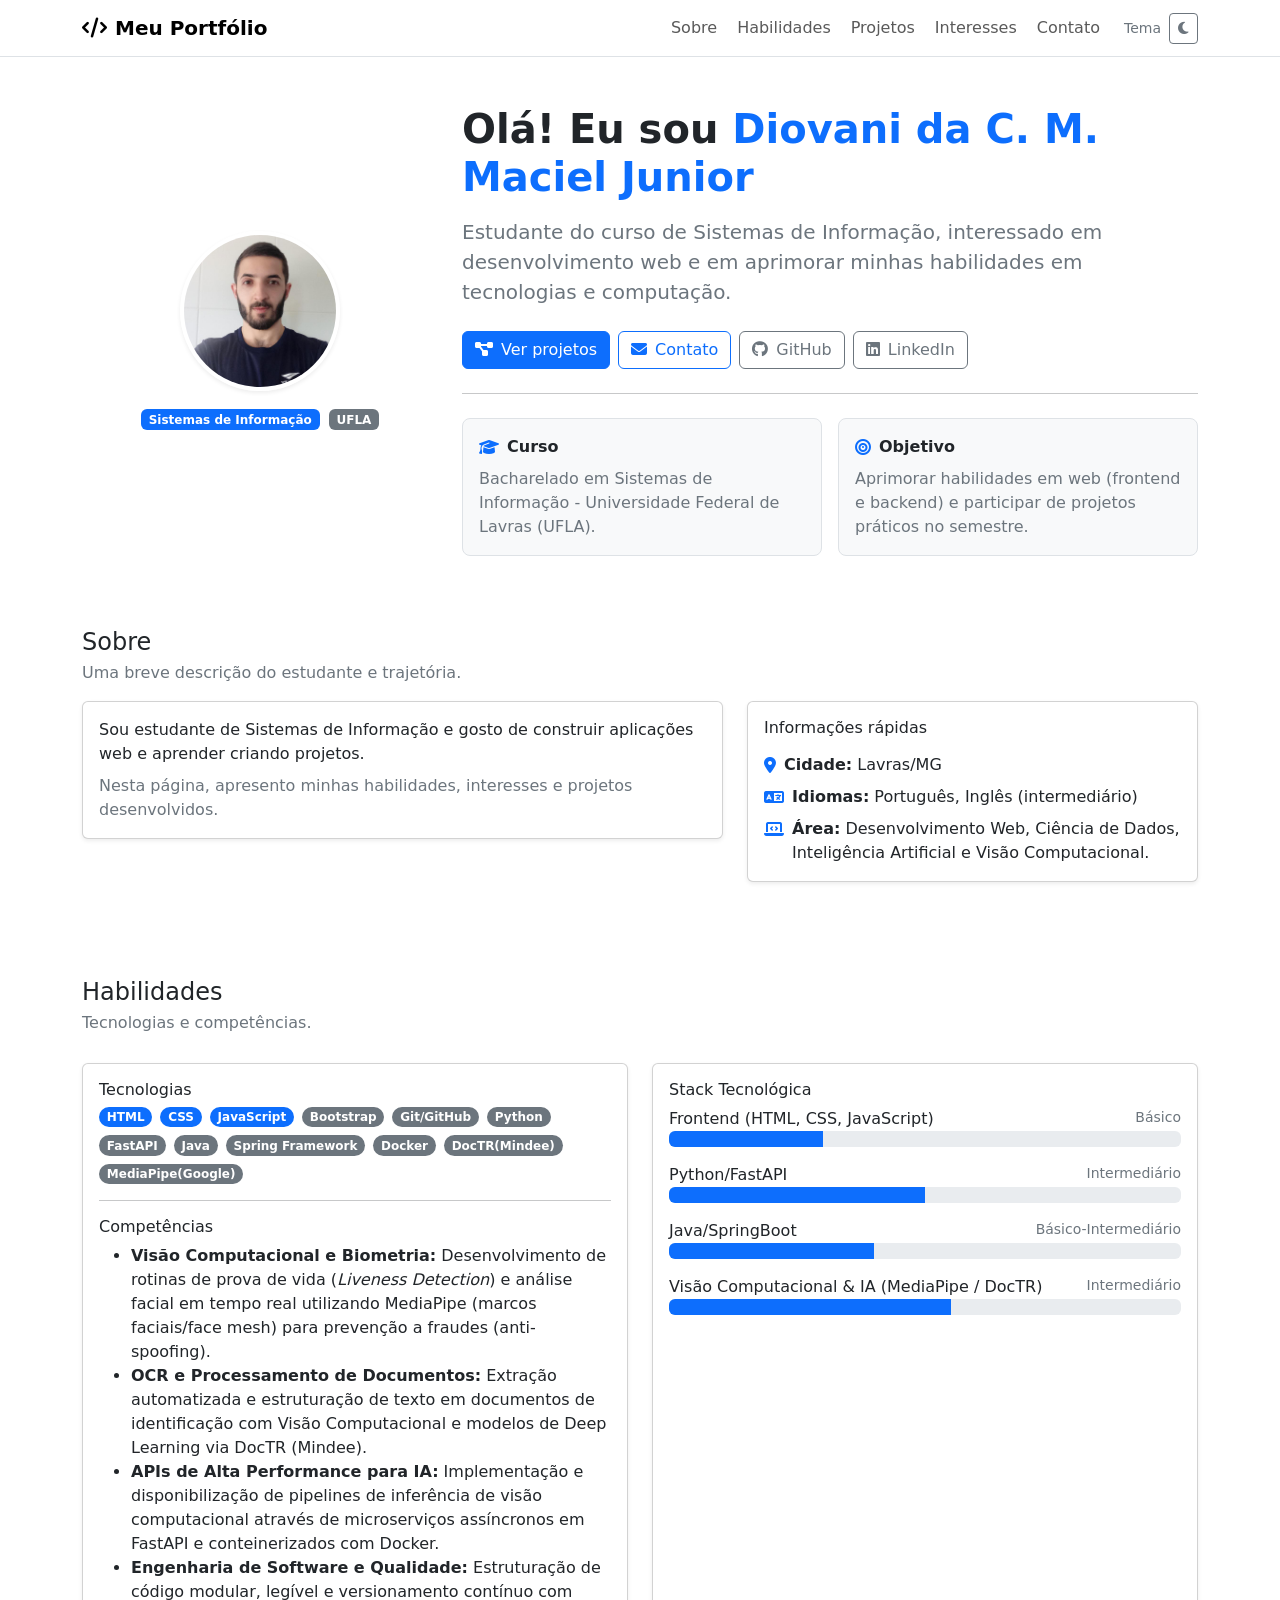
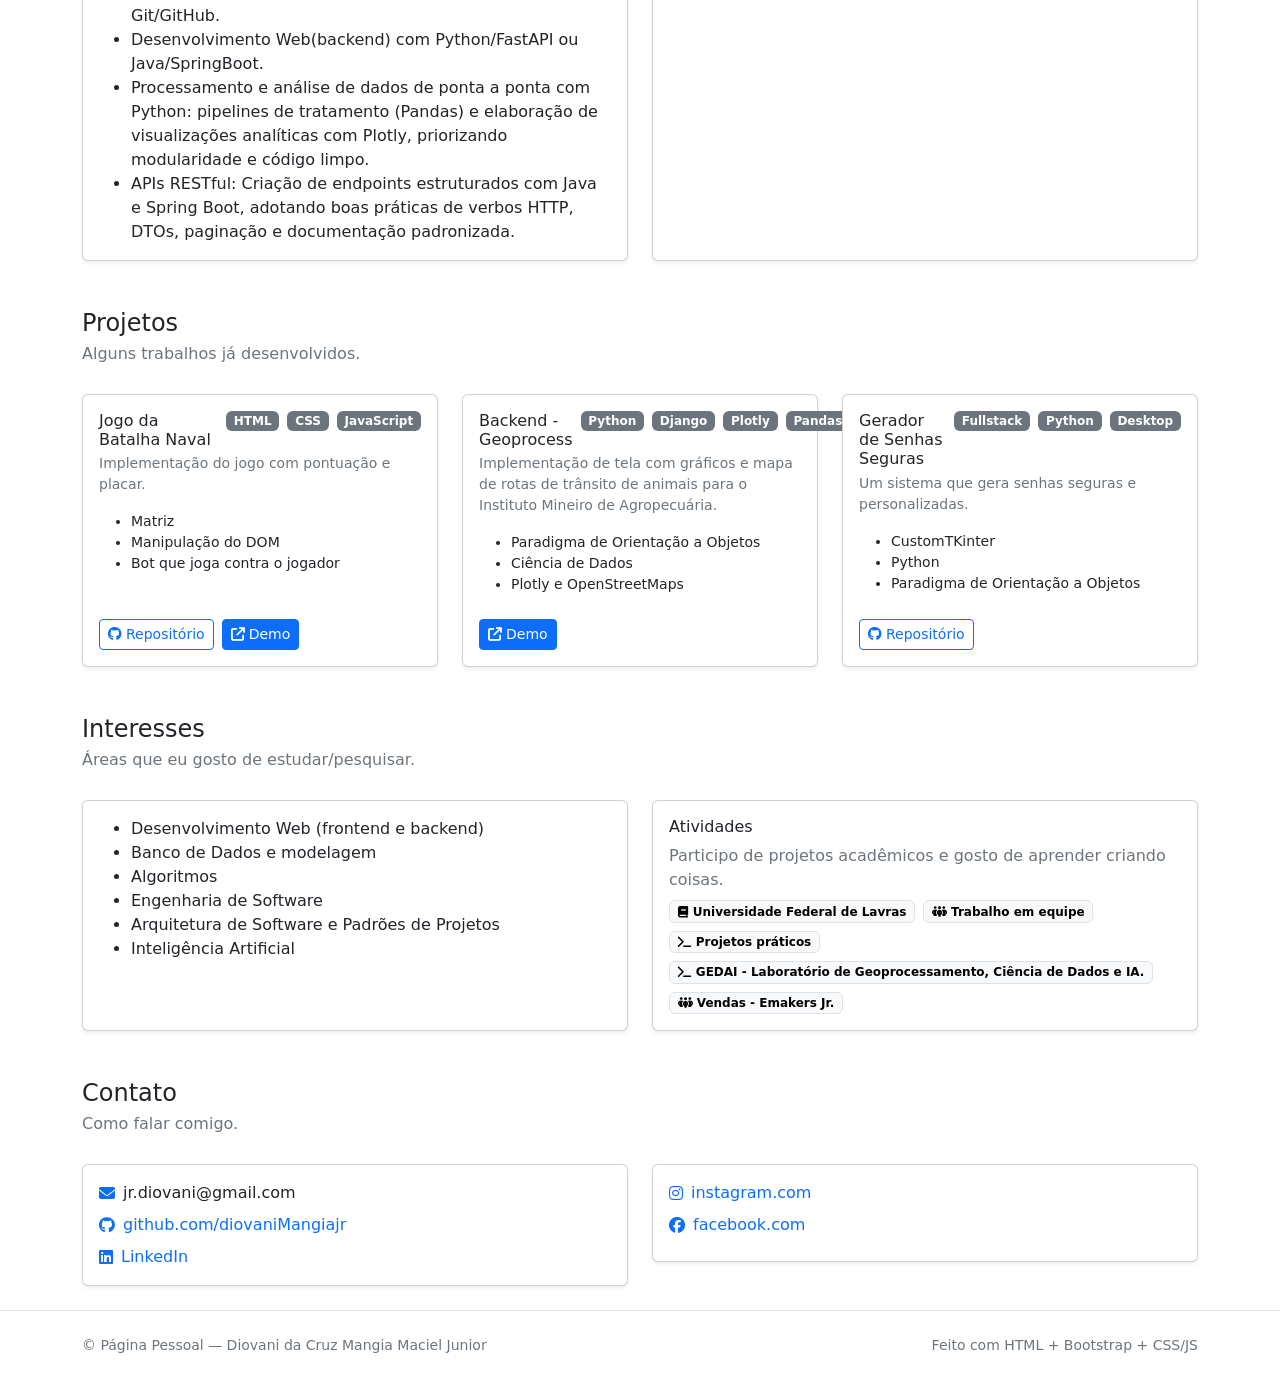
<file: bootstrap/index.html>
<!DOCTYPE html>
<html lang="pt-BR" data-bs-theme="light">
    <head>
        <meta charset="utf-8">
        <meta name="viewport" content="width=device-width, initial-scale=1.0">
        <title>Página Pessoal</title>

        <!-- Bootstrap 5 (CSS) -->
        <link href="https://cdn.jsdelivr.net/npm/bootstrap@5.3.3/dist/css/bootstrap.min.css" rel="stylesheet">

        <!-- Font Awesome (ícones) -->
        <link rel="stylesheet" href="https://cdnjs.cloudflare.com/ajax/libs/font-awesome/6.5.0/css/all.min.css">

        <!-- CSS do projeto (externo) -->
        <link rel="stylesheet" href="assets/css/styles.css">
    </head>
    <body class="bg-body">
        <!-- Conteúdo virá aqui -->

        <!-- Navbar -->
        <nav class="navbar navbar-expand-lg border-bottom bg-body sticky-top">
            <div class="container">
                <a class="navbar-brand fw-semibold" href="#top">
                    <i class="fa-solid fa-code me-2"></i>Meu Portfólio
                </a>
                <button class="navbar-toggler" type="button" data-bs-toggle="collapse" data-bs-target="#navContent">
                    <span class="navbar-toggler-icon"></span>
                </button>
                <div class="collapse navbar-collapse" id="navContent">
                    <ul class="navbar-nav ms-auto gap-lg-1">
                        <li class="nav-item"><a class="nav-link" href="#sobre">Sobre</a></li>
                        <li class="nav-item"><a class="nav-link" href="#habilidades">Habilidades</a></li>
                        <li class="nav-item"><a class="nav-link" href="#projetos">Projetos</a></li>
                        <li class="nav-item"><a class="nav-link" href="#interesses">Interesses</a></li>
                        <li class="nav-item"><a class="nav-link" href="#contato">Contato</a></li>
                    </ul>
                    <div class="ms-lg-3 d-flex align-items-center gap-2 py-2 py-lg-0">
                        <span class="small text-secondary d-none d-lg-inline">Tema</span>
                        <button id="themeToggle" class="btn btn-outline-secondary btn-sm" type="button">
                            <i class="fa-solid fa-moon"></i>
                        </button>
                    </div>
                </div>
            </div>
        </nav>

        <!-- Header / Informações Básicas -->
        <header id="top" class="py-5">
            <div class="container">
                <div class="row align-items-center g-4">
                    <div class="col-12 col-lg-4 text-center">
                        <img class="profile-img shadow-sm" src="assets/img/foto_perfil.jpeg" alt="Foto de perfil">
                        <div class="mt-3">
                            <span class="badge text-bg-primary me-1">Sistemas de Informação</span>
                            <span class="badge text-bg-secondary">UFLA</span>
                        </div>
                    </div>
                    <div class="col-12 col-lg-8">
                        <h1 class="display-6 fw-semibold mb-3">
                            Olá! Eu sou <span class="text-primary">Diovani da C. M. Maciel Junior</span>
                        </h1>
                        <p class="lead text-secondary mb-4">
                            Estudante do curso de Sistemas de Informação, interessado em desenvolvimento web e em aprimorar minhas habilidades em tecnologias e computação.
                        </p>
                        <div class="d-flex flex-wrap gap-2">
                            <a class="btn btn-primary" href="#projetos">
                                <i class="fa-solid fa-diagram-project me-2"></i>Ver projetos
                            </a>
                            <a class="btn btn-outline-primary" href="#contato">
                                <i class="fa-solid fa-envelope me-2"></i>Contato
                            </a>
                            <a class="btn btn-outline-secondary" href="https://github.com/diovaniMangiajr/" target="_blank">
                                <i class="fa-brands fa-github me-2"></i>GitHub
                            </a>
                            <a class="btn btn-outline-secondary" href="https://www.linkedin.com/in/diovani-da-cruz-mangia-maciel-junior-695a54384" target="_blank">
                                <i class="fa-brands fa-linkedin me-2"></i>LinkedIn
                            </a>
                        </div>
                        <hr class="my-4">
                        <div class="row g-3">
                            <div class="col-12 col-md-6">
                                <div class="p-3 rounded-3 border bg-body-tertiary">
                                    <div class="d-flex align-items-center gap-2 mb-2">
                                        <i class="fa-solid fa-graduation-cap text-primary"></i>
                                        <strong>Curso</strong>
                                    </div>
                                    <p class="mb-0 text-secondary">
                                        Bacharelado em Sistemas de Informação - Universidade Federal de Lavras (UFLA).
                                    </p>
                                </div>
                            </div>
                            <div class="col-12 col-md-6">
                                <div class="p-3 rounded-3 border bg-body-tertiary">
                                    <div class="d-flex align-items-center gap-2 mb-2">
                                        <i class="fa-solid fa-bullseye text-primary"></i>
                                        <strong>Objetivo</strong>
                                    </div>
                                    <p class="mb-0 text-secondary">
                                        Aprimorar habilidades em web (frontend e backend) e participar de projetos práticos no semestre.
                                    </p>
                                </div>
                            </div>
                        </div>
                    </div>
                </div>
            </div>
        </header>
        
        <main class="pb-5">
            <!-- Sobre -->
            <section id="sobre" class="py-4">
                <div class="container">
                    <div class="mb-3">
                        <h2 class="h4 mb-1">Sobre</h2>
                        <p class="text-secondary mb-0">Uma breve descrição do estudante e trajetória.</p>
                    </div>
                    <div class="row g-4">
                        <div class="col-12 col-lg-7">
                            <div class="card shadow-sm">
                                <div class="card-body">
                                    <p class="mb-2">
                                        Sou estudante de Sistemas de Informação e gosto de construir aplicações web e aprender criando projetos.
                                    </p>
                                    <p class="mb-0 text-secondary">
                                        Nesta página, apresento minhas habilidades, interesses e projetos desenvolvidos.
                                    </p>
                                </div>
                            </div>
                        </div>
                        <div class="col-12 col-lg-5">
                            <div class="card shadow-sm">
                                <div class="card-body">
                                    <h3 class="h6 mb-3">Informações rápidas</h3>
                                    <ul class="list-unstyled mb-0">
                                        <li class="d-flex gap-2 mb-2">
                                            <i class="fa-solid fa-location-dot text-primary mt-1"></i>
                                            <div><strong>Cidade:</strong> Lavras/MG</div>
                                        </li>
                                        <li class="d-flex gap-2 align-items-start mb-2">
                                            <i class="fa-solid fa-language mt-1 text-primary"></i>
                                            <div><strong>Idiomas:</strong> Português, Inglês (intermediário)</div>
                                        </li>
                                        <li class="d-flex gap-2">
                                            <i class="fa-solid fa-laptop-code text-primary mt-1"></i>
                                            <div><strong>Área:</strong> Desenvolvimento Web, Ciência de Dados, Inteligência Artificial e Visão Computacional.</div>
                                        </li>
                                    </ul>
                                </div>
                            </div>
                        </div>
                    </div>
                </div>
            </section>
        </main>

        <!-- Habilidades -->
        <section id="habilidades" class="py-4">
            <div class="container">
                <div class="section-title">
                    <h2 class="h4 mb-1">Habilidades</h2>
                    <p class="text-secondary mb-0">Tecnologias e competências.</p>
                </div>
                <div class="row g-4 mt-1">
                    <div class="col-12 col-lg-6">
                        <div class="card shadow-sm h-100">
                            <div class="card-body">
                                <h3 class="h6">Tecnologias</h3>
                                <div class="d-flex flex-wrap gap-2">
                                    <span class="badge rounded-pill text-bg-primary">HTML</span>
                                    <span class="badge rounded-pill text-bg-primary">CSS</span>
                                    <span class="badge rounded-pill text-bg-primary">JavaScript</span>
                                    <span class="badge rounded-pill text-bg-secondary">Bootstrap</span>
                                    <span class="badge rounded-pill text-bg-secondary">Git/GitHub</span>
                                    <span class="badge rounded-pill text-bg-secondary">Python</span>
                                    <span class="badge rounded-pill text-bg-secondary">FastAPI</span>
                                    <span class="badge rounded-pill text-bg-secondary">Java</span>
                                    <span class="badge rounded-pill text-bg-secondary">Spring Framework</span>
                                    <span class="badge rounded-pill text-bg-secondary">Docker</span>
                                    <span class="badge rounded-pill text-bg-secondary">DocTR(Mindee)</span>
                                    <span class="badge rounded-pill text-bg-secondary">MediaPipe(Google)</span>
                                </div>
                                <hr>
                                <h3 class="h6">Competências</h3>
                                <ul class="mb-0">
                                    <li><strong>Visão Computacional e Biometria:</strong> Desenvolvimento de rotinas de prova de vida (<em>Liveness Detection</em>) e análise facial em tempo real utilizando MediaPipe (marcos faciais/face mesh) para prevenção a fraudes (anti-spoofing).</li>
                                    <li><strong>OCR e Processamento de Documentos:</strong> Extração automatizada e estruturação de texto em documentos de identificação com Visão Computacional e modelos de Deep Learning via DocTR (Mindee).</li>
                                    <li><strong>APIs de Alta Performance para IA:</strong> Implementação e disponibilização de pipelines de inferência de visão computacional através de microserviços assíncronos em FastAPI e conteinerizados com Docker.</li>
                                    <li><strong>Engenharia de Software e Qualidade:</strong> Estruturação de código modular, legível e versionamento contínuo com Git/GitHub.</li>
                                    <li>Desenvolvimento Web(backend) com Python/FastAPI ou Java/SpringBoot.</li>
                                    <li>Processamento e análise de dados de ponta a ponta com Python: pipelines de tratamento (Pandas) e elaboração de visualizações analíticas com Plotly, priorizando modularidade e código limpo.</li>
                                    <li>APIs RESTful: Criação de endpoints estruturados com Java e Spring Boot, adotando boas práticas de verbos HTTP, DTOs, paginação e documentação padronizada.</li>
                                </ul>
                            </div>
                        </div>
                    </div>
                    <div class="col-12 col-lg-6">
                        <div class="card shadow-sm h-100">
                            <div class="card-body">
                                <h3 class="h6">Stack Tecnológica</h3>
                                <!-- Frontend (HTML / CSS / JS) -->
                                <div class="mb-3">
                                    <div class="d-flex justify-content-between">
                                        <span>Frontend (HTML, CSS, JavaScript)</span>
                                        <span class="text-secondary small">Básico</span>
                                    </div>
                                    <div class="progress" role="progressbar" aria-label="Frontend" aria-valuenow="30" aria-valuemin="0" aria-valuemax="100">
                                        <div class="progress-bar" style="width: 30%"></div>
                                    </div>
                                </div>

                                <!-- Python & FastAPI -->
                                <div class="mb-3">
                                    <div class="d-flex justify-content-between">
                                        <span>Python/FastAPI</span><span class="text-secondary small">Intermediário</span>
                                    </div>
                                    <div class="progress" role="progressbar" aria-label="Python" aria-valuenow="55" aria-valuemin="0" aria-valuemax="100">
                                        <div class="progress-bar" style="width: 50%"></div>
                                    </div>
                                </div>
                                <!-- Java & Spring Boot -->
                                <div class="mb-3">
                                    <div class="d-flex justify-content-between">
                                        <span>Java/SpringBoot</span><span class="text-secondary small">Básico-Intermediário</span>
                                    </div>
                                    <div class="progress" role="progressbar" aria-label="Java" aria-valuenow="40" aria-valuemin="0" aria-valuemax="100">
                                        <div class="progress-bar" style="width: 40%"></div>
                                    </div>
                                </div>
                                <!-- Visão Computacional & IA -->
                                <div class="mb-3">
                                    <div class="d-flex justify-content-between">
                                        <span>Visão Computacional & IA (MediaPipe / DocTR)</span>
                                        <span class="text-secondary small">Intermediário</span>
                                    </div>
                                    <div class="progress" role="progressbar" aria-label="Visão Computacional" aria-valuenow="55" aria-valuemin="0" aria-valuemax="100">
                                        <div class="progress-bar" style="width: 55%"></div>
                                    </div>
                                </div>
                            </div>
                        </div>
                    </div>
                </div>
            </div>
        </section>

        <!-- Projetos -->
        <section id="projetos" class="py-4">
            <div class="container">
                <div class="section-title">
                    <h2 class="h4 mb-1">Projetos</h2>
                    <p class="text-secondary mb-0">Alguns trabalhos já desenvolvidos.</p>
                </div>
                <div class="row g-4 mt-1">
                    <div class="col-12 col-md-6 col-lg-4">
                        <div class="card shadow-sm h-100">
                            <div class="card-body d-flex flex-column">
                                <div class="d-flex align-items-start justify-content-between gap-2">
                                    <h3 class="h6 mb-1">Jogo da Batalha Naval</h3>
                                    <span class="badge text-bg-secondary">HTML</span>
                                    <span class="badge text-bg-secondary">CSS</span>
                                    <span class="badge text-bg-secondary">JavaScript</span>
                                </div>
                                <p class="text-secondary small">
                                    Implementação do jogo com pontuação e placar.
                                </p>
                                <ul class="small mb-4">
                                    <li>Matriz</li>
                                    <li>Manipulação do DOM</li>
                                    <li>Bot que joga contra o jogador</li>
                                </ul>
                                <div class="mt-auto d-flex gap-2">
                                    <a class="btn btn-sm btn-outline-primary" href="https://github.com/diovaniMangiajr/atividade-prog-web-batalha-naval" target="_blank" rel="noreferrer">
                                        <i class="fa-brands fa-github me-1"></i>Repositório
                                    </a>
                                    <a class="btn btn-sm btn-primary" href="https://diovanimangiajr.github.io/atividade-prog-web-batalha-naval/" target="_blank" rel="noreferrer">
                                        <i class="fa-solid fa-arrow-up-right-from-square me-1"></i>Demo
                                    </a>
                                </div>
                            </div>
                        </div>
                    </div>
                    <div class="col-12 col-md-6 col-lg-4">
                        <div class="card shadow-sm h-100">
                            <div class="card-body d-flex flex-column">
                                <div class="d-flex align-items-start justify-content-between gap-2">
                                    <h3 class="h6 mb-1">Backend - Geoprocess</h3>
                                    <span class="badge text-bg-secondary">Python</span>
                                    <span class="badge text-bg-secondary">Django</span>
                                    <span class="badge text-bg-secondary">Plotly</span>
                                    <span class="badge text-bg-secondary">Pandas</span>
                                </div>
                                <p class="text-secondary small">
                                    Implementação de tela com gráficos e mapa de rotas de trânsito de animais para o Instituto Mineiro de Agropecuária.
                                </p>
                                <ul class="small mb-4">
                                    <li>Paradigma de Orientação a Objetos</li>
                                    <li>Ciência de Dados</li>
                                    <li>Plotly e OpenStreetMaps</li>
                                </ul>
                                <div class="mt-auto d-flex gap-2">
                                    <a class="btn btn-sm btn-primary" href="https://geopro.dac.ufla.br/" target="_blank" rel="noreferrer">
                                        <i class="fa-solid fa-arrow-up-right-from-square me-1"></i>Demo
                                    </a>
                                </div>
                            </div>
                        </div>
                    </div>
                    <div class="col-12 col-md-6 col-lg-4">
                        <div class="card shadow-sm h-100">
                            <div class="card-body d-flex flex-column">
                                <div class="d-flex align-items-start justify-content-between gap-2">
                                    <h3 class="h6 mb-1">Gerador de Senhas Seguras</h3>
                                    <span class="badge text-bg-secondary">Fullstack</span>
                                    <span class="badge text-bg-secondary">Python</span>
                                    <span class="badge text-bg-secondary">Desktop</span>
                                </div>
                                <p class="text-secondary small">
                                    Um sistema que gera senhas seguras e personalizadas.
                                </p>
                                <ul class="small mb-4">
                                    <li>CustomTKinter</li>
                                    <li>Python</li>
                                    <li>Paradigma de Orientação a Objetos</li>
                                </ul>
                                <div class="mt-auto d-flex gap-2">
                                    <a class="btn btn-sm btn-outline-primary" href="https://github.com/diovaniMangiajr/gerador-senhas" target="_blank" rel="noreferrer">
                                        <i class="fa-brands fa-github me-1"></i>Repositório
                                    </a>
                                </div>
                            </div>
                        </div>
                    </div>
                </div>
            </div>
        </section>

        <!-- Interesses -->
        <section id="interesses" class="py-4">
            <div class="container">
                <div class="section-title">
                    <h2 class="h4 mb-1">Interesses</h2>
                    <p class="text-secondary mb-0">Áreas que eu gosto de estudar/pesquisar.</p>
                </div>
                <div class="row g-4 mt-1">
                    <div class="col-12 col-lg-6">
                        <div class="card shadow-sm h-100">
                            <div class="card-body">
                                <ul class="mb-0">
                                <li>Desenvolvimento Web (frontend e backend)</li>
                                <li>Banco de Dados e modelagem</li>
                                <li>Algoritmos</li>
                                <li>Engenharia de Software</li>
                                <li>Arquitetura de Software e Padrões de Projetos</li>
                                <li>Inteligência Artificial</li>
                                </ul>
                            </div>
                        </div>
                    </div>
                    <div class="col-12 col-lg-6">
                        <div class="card shadow-sm h-100">
                            <div class="card-body">
                                <h3 class="h6">Atividades</h3>
                                <p class="text-secondary mb-2">
                                    Participo de projetos acadêmicos e gosto de aprender criando coisas.
                                </p>
                                <div class="d-flex flex-wrap gap-2">
                                    <span class="badge text-bg-light border"><i class="fa-solid fa-book me-1"></i>Universidade Federal de Lavras</span>
                                    <span class="badge text-bg-light border"><i class="fa-solid fa-people-group me-1"></i>Trabalho em equipe</span>
                                    <span class="badge text-bg-light border"><i class="fa-solid fa-terminal me-1"></i>Projetos práticos</span>
                                    <span class="badge text-bg-light border"><i class="fa-solid fa-terminal me-1"></i>GEDAI - Laboratório de Geoprocessamento, Ciência de Dados e IA.</span>
                                    <span class="badge text-bg-light border"><i class="fa-solid fa-people-group me-1"></i>Vendas - Emakers Jr.</span>
                                </div>
                            </div>
                        </div>
                    </div>
                </div>
            </div>
        </section>

        <!-- Contato -->
        <section id="contato" class="py-4">
            <div class="container">
                <div class="section-title">
                    <h2 class="h4 mb-1">Contato</h2>
                    <p class="text-secondary mb-0">Como falar comigo.</p>
                </div>
                <div class="row g-4 mt-1">
                    <div class="col-12 col-lg-6">
                        <div class="card shadow-sm">
                            <div class="card-body">
                                <ul class="list-unstyled mb-0">
                                    <li class="d-flex gap-2 align-items-center mb-2">
                                        <i class="fa-solid fa-envelope text-primary"></i>
                                        <span>jr.diovani@gmail.com</span>
                                    </li>
                                    <li class="d-flex gap-2 align-items-center mb-2">
                                        <i class="fa-brands fa-github text-primary"></i>
                                        <a class="link-underline link-underline-opacity-0" href="https://github.com/diovaniMangiajr/" target="_blank" rel="noreferrer">
                                            github.com/diovaniMangiajr
                                        </a>
                                    </li>
                                    <li class="d-flex gap-2 align-items-center">
                                        <i class="fa-brands fa-linkedin text-primary"></i>
                                        <a class="link-underline link-underline-opacity-0" href="https://www.linkedin.com/in/diovani-da-cruz-mangia-maciel-junior-695a54384" target="_blank" rel="noreferrer">
                                            LinkedIn
                                        </a>
                                    </li>
                                </ul>
                            </div>
                        </div>
                    </div>
                    <div class="col-12 col-lg-6">
                        <div class="card shadow-sm">
                            <div class="card-body">
                                <ul class="list-unstyled mb-0">
                                    <li class="d-flex gap-2 align-items-center mb-2">
                                        <i class="fa-brands fa-instagram text-primary"></i>
                                        <a class="link-underline link-underline-opacity-0" href="https://www.instagram.com/diovanijrm/" target="_blank" rel="noreferrer">
                                            instagram.com
                                        </a>
                                    </li>
                                    <li class="d-flex gap-2 align-items-center mb-2">
                                        <i class="fa-brands fa-facebook text-primary"></i>
                                        <a class="link-underline link-underline-opacity-0" href="https://www.facebook.com/diovanijr" target="_blank" rel="noreferrer">
                                            facebook.com
                                        </a>
                                    </li>
                                </ul>
                            </div>
                        </div>
                    </div>
                </div>
            </div>
        </section>

        <!-- Rodapé da Página -->
        <footer class="border-top py-4">
            <div class="container d-flex flex-column flex-md-row justify-content-between gap-2">
                <small class="text-secondary">© <span id="year"></span> Página Pessoal — Diovani da Cruz Mangia Maciel Junior</small>
                <small class="text-secondary">Feito com HTML + Bootstrap + CSS/JS</small>
            </div>
        </footer>

        <!-- Bootstrap JS (necessário para navbar colapsável) -->
        <script src="https://cdn.jsdelivr.net/npm/bootstrap@5.3.3/dist/js/bootstrap.bundle.min.js"></script>

        <!-- JS do projeto -->
        <script src="assets/js/script.js"></script>
    </body>
</html>
</file>
<file: bootstrap/assets/css/styles.css>
/* Ajusta tamanho da imagem de perfil */
.profile-img {
    width: 160px;
    height: 160px;
    border-radius: 999px;
    border: 4px solid rgba(255, 255, 255, 0.7);
}

/* Melhorar espaçamento do âncora/título (por causa da navbar fixa) */
section {
    scroll-margin-top: 90px;
}
</file>
